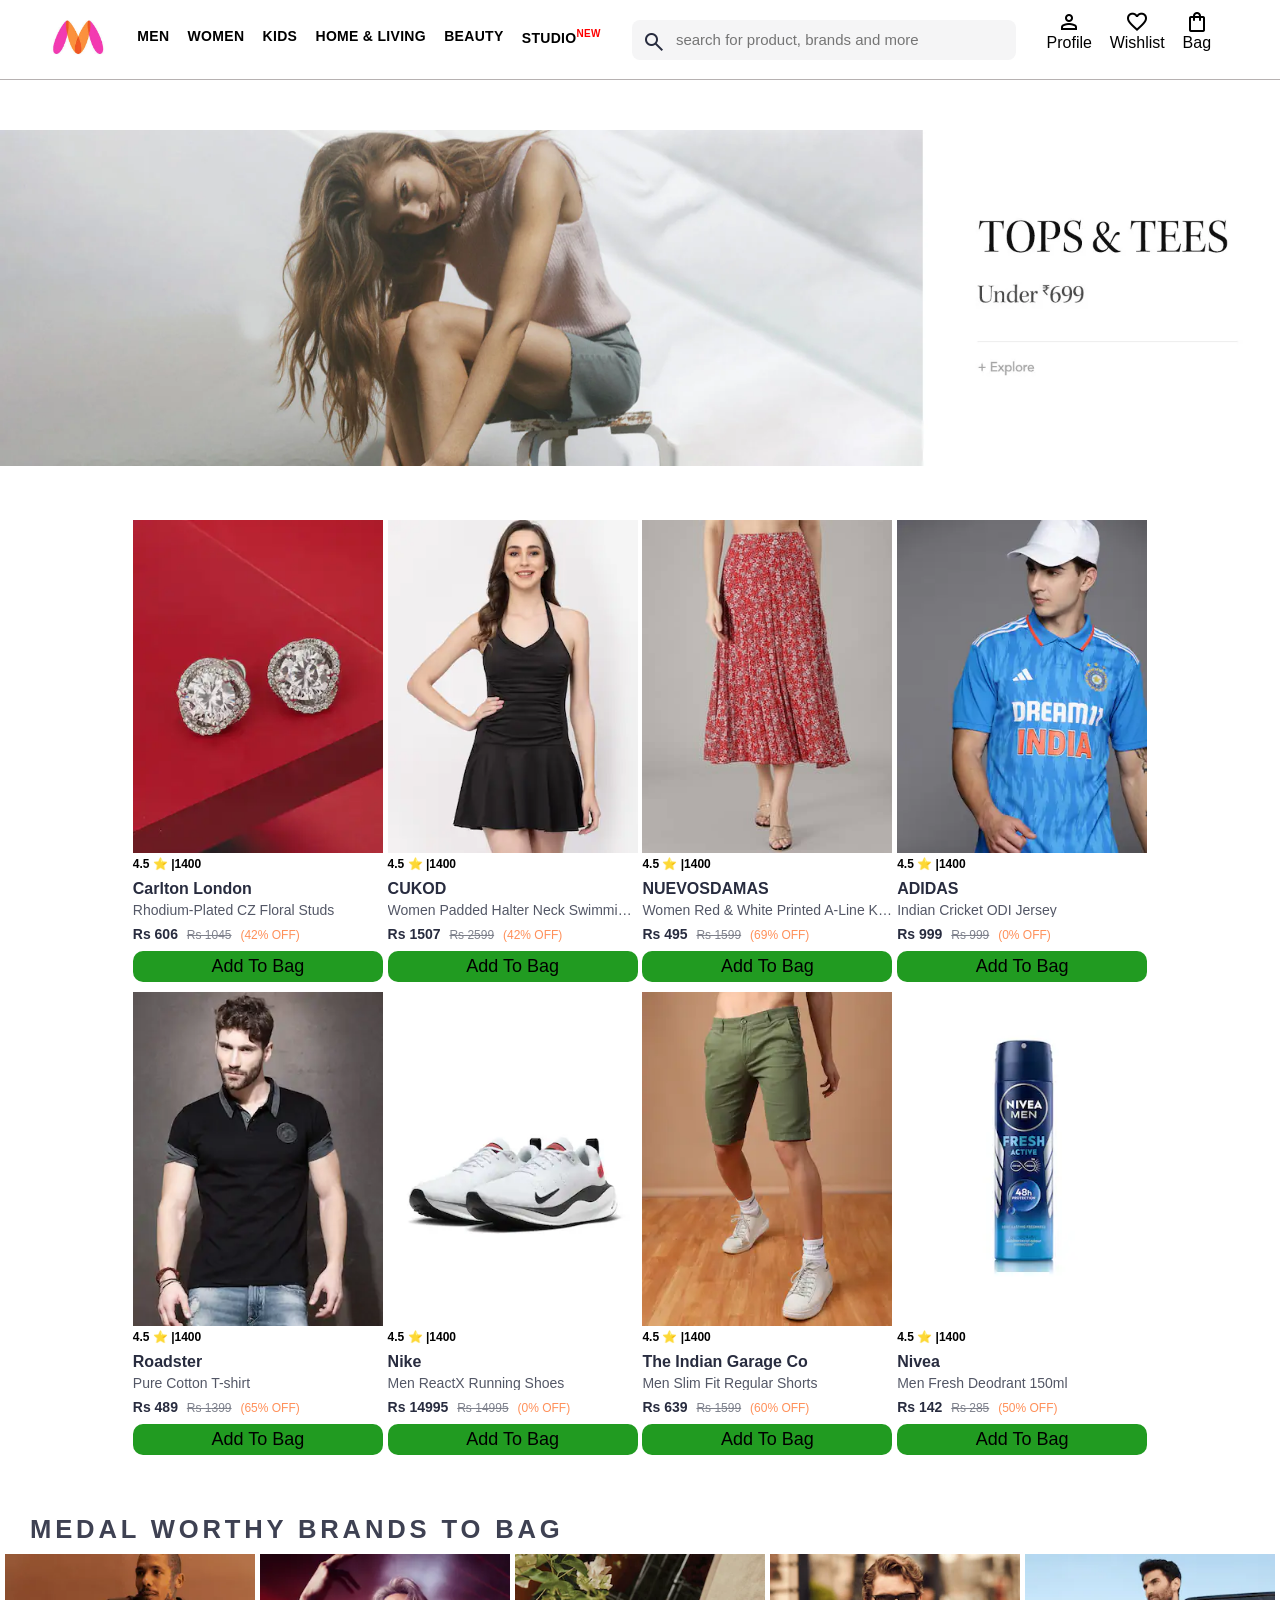
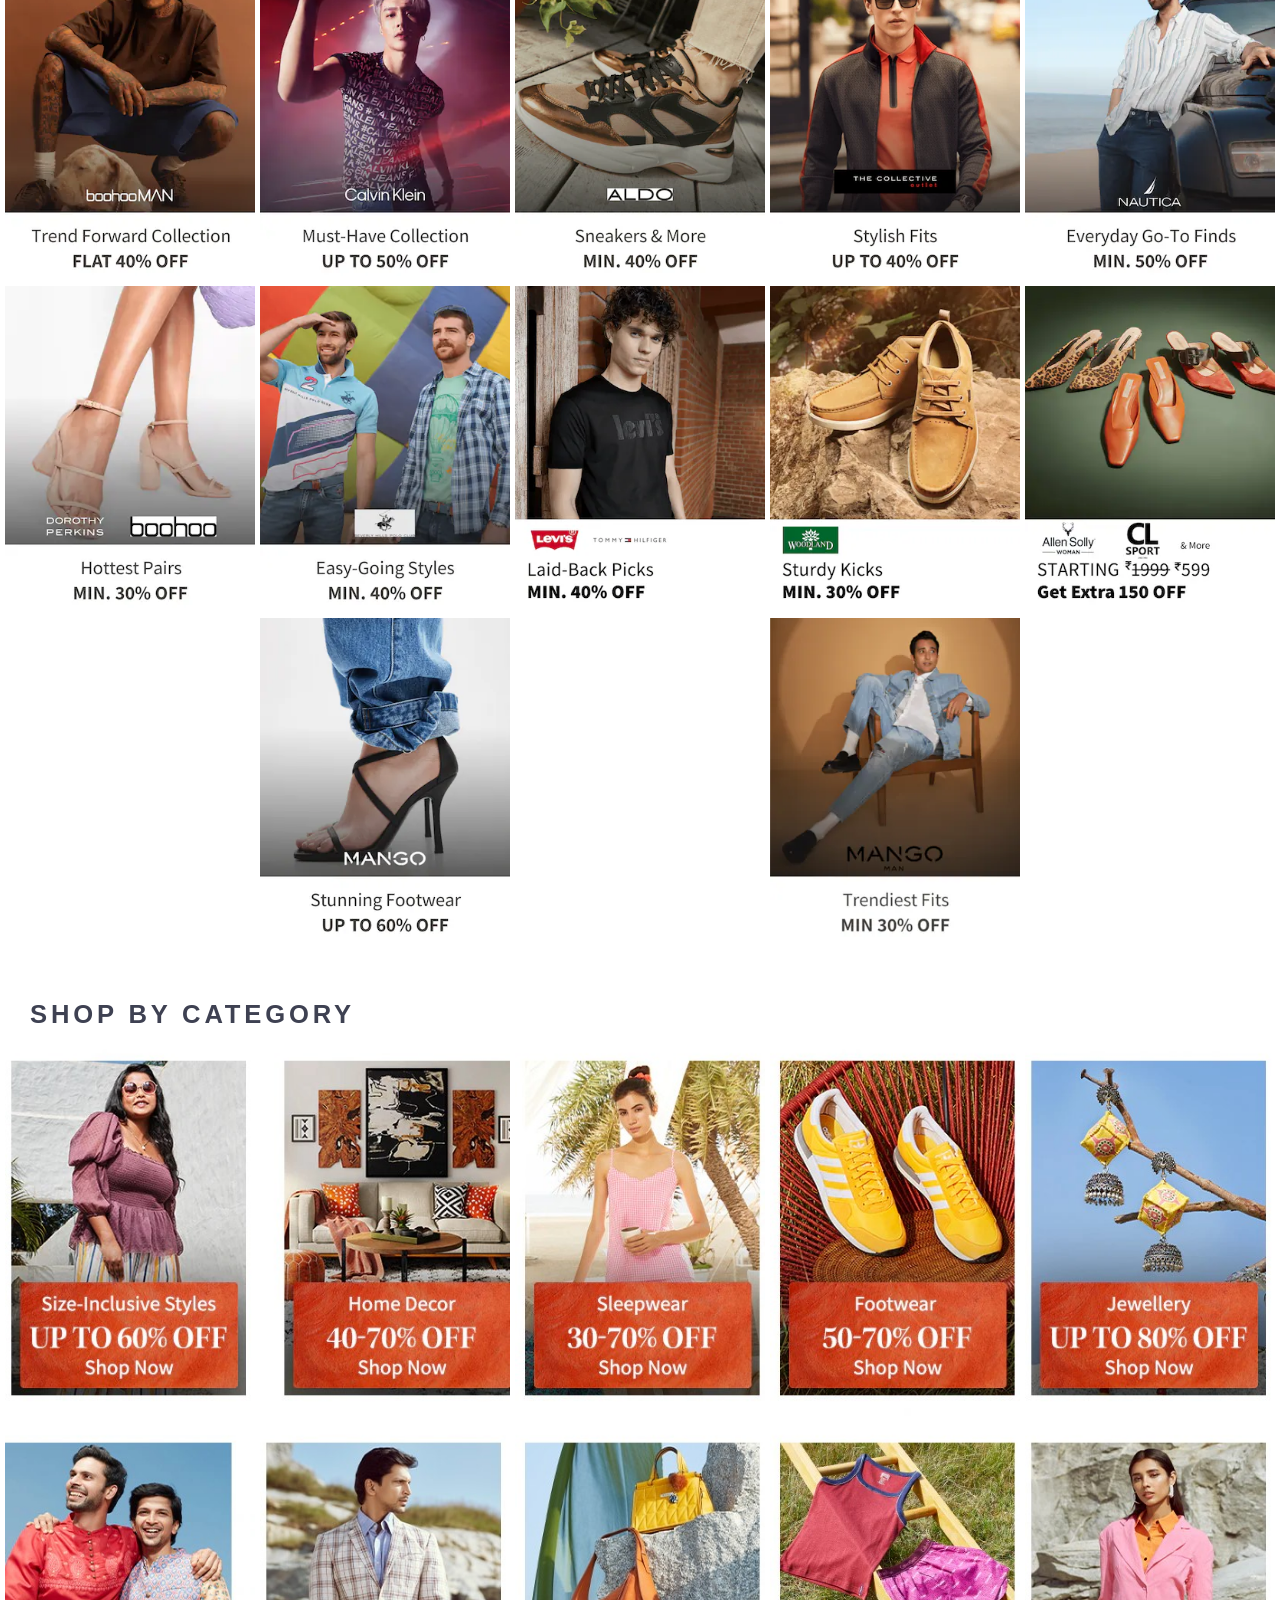
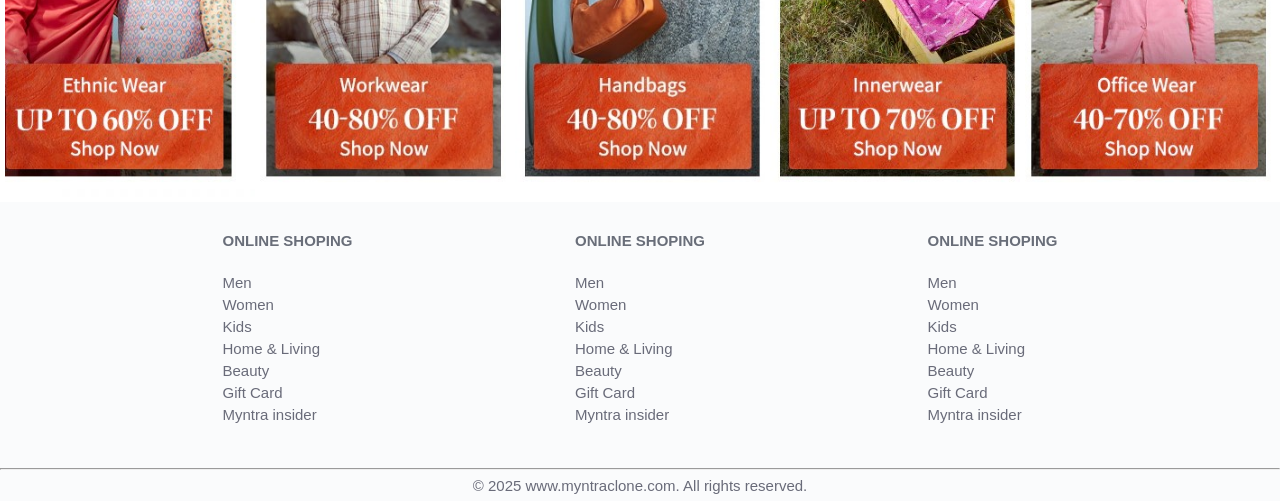
<file: index.html>
<!DOCTYPE html>
<html lang="en">
  <head>
    <meta charset="UTF-8" />
    <meta name="viewport" content="width=device-width, initial-scale=1.0" />
    <title>Myntra Clone</title>
    <link rel="stylesheet" href="CSS/style.css" />
    <link
      rel="stylesheet"
      href="https://fonts.googleapis.com/css2?family=Material+Symbols+Outlined:opsz,wght,FILL,GRAD@20..48,100..700,0..1,-50..200"
    />
  </head>
  <body>
    <header id="header_Container">
      <div class="logo_Container">
        <a href="index.html">
          <img
            class="Myntra_logo"
            src="Images/Myntra_icon.jpg"
            alt="Myntra_logo"
          />
        </a>
      </div>
      <nav class="nav_bar">
        <a href="#">Men</a>
        <a href="#">Women</a>
        <a href="#">Kids</a>
        <a href="#">Home & Living</a>
        <a href="#">Beauty</a>
        <a href="#">Studio<sup>New</sup></a>
      </nav>
      <div class="search_bar">
        <span class="material-symbols-outlined search_icon">search</span>
        <input
          class="search_input"
          placeholder="search for product, brands and more "
        />
      </div>
      <div class="action_bar">
        <div class="action_Container">
          <span class="material-symbols-outlined action_icon">person</span>
          <span class="action_name">Profile</span>
        </div>
        <div class="action_Container">
          <span class="material-symbols-outlined action_icon">favorite</span>
          <span class="action_name">Wishlist</span>
        </div>
        <a class="action_Container" href="pages/bag.html">
          <span class="material-symbols-outlined action_icon"
            >shopping_bag</span
          >
          <span class="action_name">Bag</span>
          <span class="bag-item-count">0</span>
        </a>
      </div>
    </header>
    <main>
      <div class="banner_container">
        <img class="banner_imag" src="Images/banner.jpg" alt="Main PNG" />
      </div>
      <div class="items-container"></div>
      <div class="category_heading">Medal Worthy Brands To Bag</div>
      <div class="category_item">
        <a href="#"
          ><img class="sale_item" src="Images/offer/1.png" alt=""
        /></a>
        <a href="#"
          ><img class="sale_item" src="Images/offer/2.png" alt=""
        /></a>
        <a href="#"
          ><img class="sale_item" src="Images/offer/3.png" alt=""
        /></a>
        <a href="#"
          ><img class="sale_item" src="Images/offer/4.png" alt=""
        /></a>
        <a href="#"
          ><img class="sale_item" src="Images/offer/5.png" alt=""
        /></a>
        <a href="#"
          ><img class="sale_item" src="Images/offer/6.png" alt=""
        /></a>
        <a href="#"
          ><img class="sale_item" src="Images/offer/7.png" alt=""
        /></a>
        <a href="#"
          ><img class="sale_item" src="Images/offer/8.png" alt=""
        /></a>
        <a href="#"
          ><img class="sale_item" src="Images/offer/9.png" alt=""
        /></a>
        <a href="#"
          ><img class="sale_item" src="Images/offer/10.png" alt=""
        /></a>
        <a href="#"
          ><img class="sale_item" src="Images/offer/11.png" alt=""
        /></a>
        <a href="#"
          ><img class="sale_item" src="Images/offer/12.png" alt=""
        /></a>
      </div>
      <div class="category_heading">Shop By Category</div>
      <div class="category_item">
        <a href="#"
          ><img class="sale_item" src="Images/category/1.jpg" alt=""
        /></a>
        <a href="#"
          ><img class="sale_item" src="Images/category/2.jpg" alt=""
        /></a>
        <a href="#"
          ><img class="sale_item" src="Images/category/3.jpg" alt=""
        /></a>
        <a href="#"
          ><img class="sale_item" src="Images/category/4.jpg" alt=""
        /></a>
        <a href="#"
          ><img class="sale_item" src="Images/category/5.jpg" alt=""
        /></a>
        <a href="#"
          ><img class="sale_item" src="Images/category/6.jpg" alt=""
        /></a>
        <a href="#"
          ><img class="sale_item" src="Images/category/7.jpg" alt=""
        /></a>
        <a href="#"
          ><img class="sale_item" src="Images/category/8.jpg" alt=""
        /></a>
        <a href="#"
          ><img class="sale_item" src="Images/category/9.jpg" alt=""
        /></a>
        <a href="#"
          ><img class="sale_item" src="Images/category/10.jpg" alt=""
        /></a>
      </div>
    </main>
    <footer>
      <div id="footer_container">
        <div class="footer_column">
          <h3>Online Shoping</h3>
          <a href="#">Men</a>
          <a href="#">Women</a>
          <a href="#">Kids</a>
          <a href="#">Home & Living</a>
          <a href="#">Beauty</a>
          <a href="#">Gift Card</a>
          <a href="#">Myntra insider</a>
        </div>
        <div class="footer_column">
          <h3>Online Shoping</h3>
          <a href="#">Men</a>
          <a href="#">Women</a>
          <a href="#">Kids</a>
          <a href="#">Home & Living</a>
          <a href="#">Beauty</a>
          <a href="#">Gift Card</a>
          <a href="#">Myntra insider</a>
        </div>
        <div class="footer_column">
          <h3>Online Shoping</h3>
          <a href="#">Men</a>
          <a href="#">Women</a>
          <a href="#">Kids</a>
          <a href="#">Home & Living</a>
          <a href="#">Beauty</a>
          <a href="#">Gift Card</a>
          <a href="#">Myntra insider</a>
        </div>
      </div>
      <hr>
      <div class="copyright">
        &#169 2025 www.myntraclone.com. All rights reserved.
      </div>
    </footer>
    <script src="data/items.js"></script>
    <script src="Script/index.js"></script>
  </body>
</html>
</file>
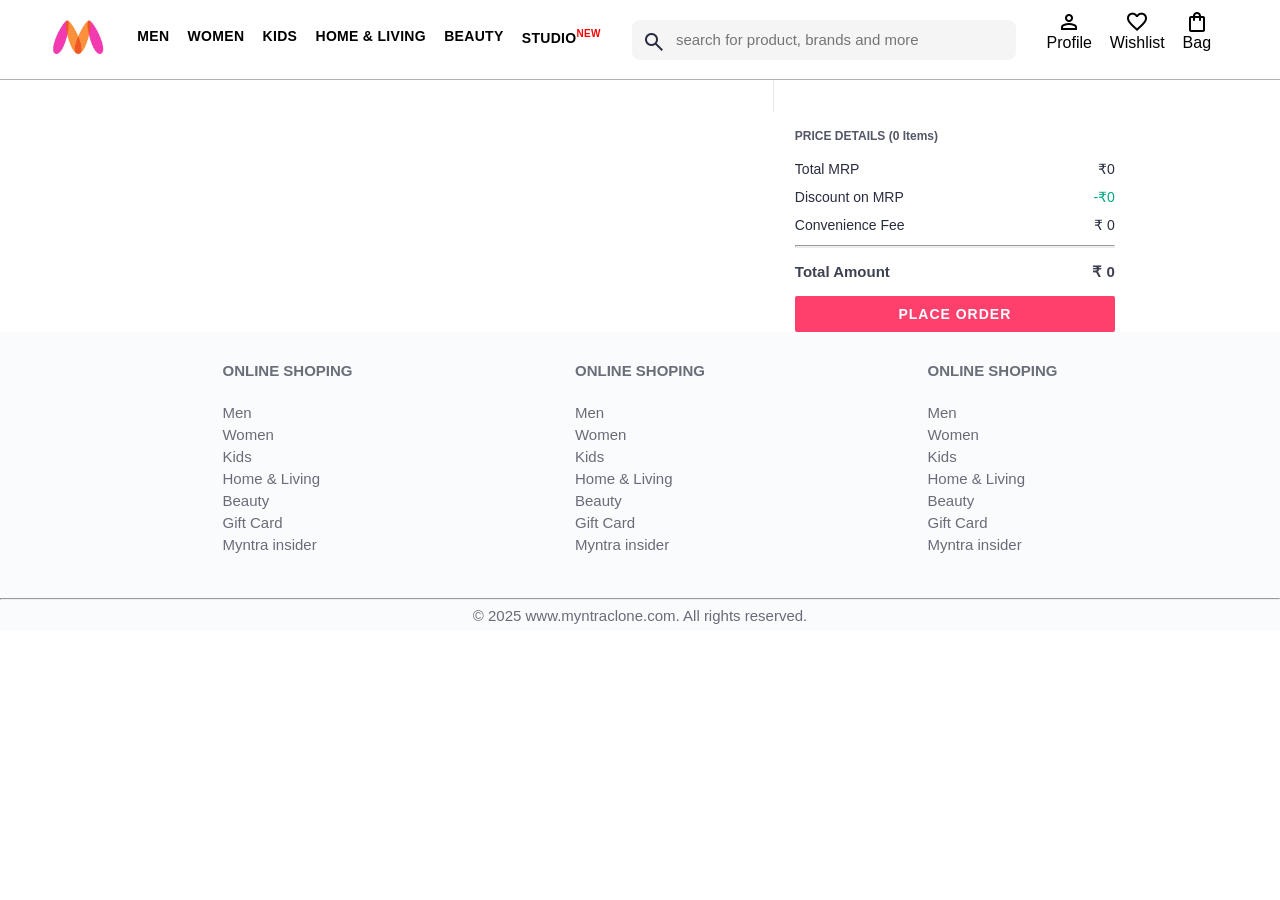
<file: pages/bag.html>
<!DOCTYPE html>
<html lang="en">
<head>
  <meta charset="UTF-8">
  <meta name="viewport" content="width=device-width, initial-scale=1.0">
  <link rel="stylesheet" href="../CSS/style.css">
  <link rel="stylesheet" href="../CSS/bag.css">
  <link
  rel="stylesheet"
  href="https://fonts.googleapis.com/css2?family=Material+Symbols+Outlined:opsz,wght,FILL,GRAD@20..48,100..700,0..1,-50..200"
  />  
  <title>Myntra Clone</title>
</head>
<body>
  <header id="header_Container">
    <div class="logo_Container">
      <a href="../index.html">
        <img
          class="Myntra_logo"
          src="../Images/Myntra_icon.jpg"
          alt="Myntra_logo"
        />
      </a>
    </div>
    <nav class="nav_bar">
      <a href="#">Men</a>
      <a href="#">Women</a>
      <a href="#">Kids</a>
      <a href="#">Home & Living</a>
      <a href="#">Beauty</a>
      <a href="#">Studio<sup>New</sup></a>
    </nav>
    <div class="search_bar">
      <span class="material-symbols-outlined search_icon">search</span>
      <input
        class="search_input"
        placeholder="search for product, brands and more "
      />
    </div>
    <div class="action_bar">
      <div class="action_Container">
        <span class="material-symbols-outlined action_icon">person</span>
        <span class="action_name">Profile</span>
      </div>
      <div class="action_Container">
        <span class="material-symbols-outlined action_icon">favorite</span>
        <span class="action_name">Wishlist</span>
      </div>
      <a class="action_Container" href="">
        <span class="material-symbols-outlined action_icon"
          >shopping_bag</span
        >
        <span class="action_name">Bag</span>
        <span class="bag-item-count">0</span>
      </a>
    </div>
  </header>
  <main>
    <div class="bag-page">
      <div class="bag-items-container">
      </div>
      <div class="bag-summary">
      </div>

    </div>
  </main>
  <footer>
    <div id="footer_container">
      <div class="footer_column">
        <h3>Online Shoping</h3>
        <a href="#">Men</a>
        <a href="#">Women</a>
        <a href="#">Kids</a>
        <a href="#">Home & Living</a>
        <a href="#">Beauty</a>
        <a href="#">Gift Card</a>
        <a href="#">Myntra insider</a>
      </div>
      <div class="footer_column">
        <h3>Online Shoping</h3>
        <a href="#">Men</a>
        <a href="#">Women</a>
        <a href="#">Kids</a>
        <a href="#">Home & Living</a>
        <a href="#">Beauty</a>
        <a href="#">Gift Card</a>
        <a href="#">Myntra insider</a>
      </div>
      <div class="footer_column">
        <h3>Online Shoping</h3>
        <a href="#">Men</a>
        <a href="#">Women</a>
        <a href="#">Kids</a>
        <a href="#">Home & Living</a>
        <a href="#">Beauty</a>
        <a href="#">Gift Card</a>
        <a href="#">Myntra insider</a>
      </div>
    </div>
    <hr>
    <div class="copyright">
      &#169 2025 www.myntraclone.com. All rights reserved.
    </div>
  </footer> 
  <script src="../data/items.js"></script>
  <script src="../Script/index.js"></script>
  <script src="../Script/bag.js"></script>
</body>
</html>
</file>
<file: CSS/style.css>
*{
  margin: 0;
  padding: 0;
  font-family: Assistant,-apple-system,BlinkMacSystemFont,Segoe UI,Roboto,Helvetica,Arial,sans-serif;
  box-sizing: border-box;
}
#header_Container{
  height: 80px;
  width: 100%;
  background-color: white;
  display: flex;
  justify-content: space-between;
  align-items: center;
  border-bottom: 1px solid #b6b1b1;
}
.Myntra_logo{
  height: 45px;
}
.logo_Container{
  margin-left: 4%;
}
.action_bar{
  margin-right: 4%;
}
.nav_bar{
  min-width: 500px;
  display: flex;
  justify-content: space-evenly;
}
.nav_bar a{
  font-size: 14px;
  letter-spacing: .3px;
  color: black;
  font-weight: 700;
  text-transform: uppercase;
  text-decoration: none;
  padding: 27px 0;
  border-bottom: 5px solid #ffffff;
}
.nav_bar a:hover{
  border-bottom: 5px solid #f54e77;
}
.nav_bar a sup{
  font-size: 10px;
  color: red;
}
.search_bar{
  height: 40px;
  min-width: 200px;
  width: 30%;
  display: flex;
  align-items: center;
}
.search_icon{
  box-sizing: content-box;
  background-color: #f5f5f6;
  height: 20px;
  padding: 10px;
  color: #282c3f;
  border-radius: 8px 0 0 8px;
}
.search_input{
  background-color: #f5f5f6;
  color: #696e79;
  flex-grow: 1;
  height: 40px;
  border-radius: 0 8px 8px 0;
  border: 0;
  font-size: 15px;
}
.action_bar{
  width: 200px;
  display: flex;
  justify-content: space-evenly;

}
.action_Container{
  display: flex;
  flex-direction: column;
  align-items: center;
  text-decoration: none;
  color: black;
}


/* Banner CSS Start */
.banner_container{
  margin: 50px 0 50px 0;
}
.banner_imag{
  width: 100%;
}
.category_heading{
  text-transform: uppercase;
  color: #3e4152;
  letter-spacing: .15em;
  font-size: 1.6em;
  margin: 50px 0 10px 30px;
  max-height: 5em;
  font-weight: 700;
}
.category_item{
  display: flex;
  flex-wrap: wrap;
  justify-content: space-evenly;
}
.sale_item{
  width: 250px;
}

/* Footer CSS Start */
#footer_container{
  padding: 30px 0px 40px 0px;
  background: #FAFBFC;
  display: flex;
  justify-content: space-evenly;
}
.footer_column{
  display: flex;
  flex-direction: column;
}
.footer_column h3{
  color: #696e79;
  text-transform: uppercase;
  font-size: 15px;
  margin-bottom: 25px;
}
.footer_column a{
  color: #696b79;
  text-decoration: none;
  font-size: 15px;
  padding-bottom: 5px;
}
.copyright{
  background: #FAFBFC;
  color: #696b79;
  font-size: 15px;
  display: flex;
  justify-content: space-evenly;
  padding: 7px 0;
}

.items-container{
  width: 80%;
  margin-left: 10%;
  display: flex;
  flex-wrap: wrap;
  justify-content: space-evenly;
}
.item-container{
  margin-bottom: 10px;
  width: 250px;
}
.item-img{
  width: 100%;
}
.rating{
  font-size: 12px;
  font-weight: 700;
}
.company-name{
  font-size: 16px;
  font-weight: 700;
  line-height: 1;
  color: #282c3f;
  margin-top: 10px;
  margin-bottom: 6px;
  overflow: hidden;
  text-overflow: ellipsis;
  white-space: nowrap;
}
.item-name{
  color: #535766;
  font-size: 14px;
  line-height: 1;
  margin-top: 0;
  margin-bottom: 0;
  overflow: hidden;
  text-overflow: ellipsis;
  white-space: nowrap;
  font-weight: 400;
  display: block;
}
.price{
  margin-top: 10px;
  font-size: 14px;
  line-height: 15px;
  color: #282c3f;
  white-space: nowrap;
}
.current-price{
  font-size: 14px;
  font-weight: 700;
  color: #282c3f;
}
.original-price{
  text-decoration: line-through;
  color: #7e818c;
  font-weight: 400;
  margin-left: 5px;
  font-size: 12px;
}
.discount{
  color: #ff905a;
  font-weight: 400;
  font-size: 12px;
  margin-left: 5px;
}
.btn-bag-cart{
  margin-top: 8px;
  width: 100%;
  font-size: 18px;
  background-color: rgb(33, 155, 33);
  border: none;
  border-radius: 10px;
  padding: 5px 15px;
  cursor: pointer;
}
.bag-item-count{
  background-color: #f16565;
  white-space: nowrap;
  text-align: center;
  line-height: 18px;
  padding: 0 6px;
  height: 18px;
  position: relative;
  border-radius: 50%;
  font-size: 12px;
  color: #ffffff;
  left: 13px;
  top: -44px;
  font-weight: 700;
  cursor: pointer;
}
</file>
<file: CSS/bag.css>
.bag-items-container {
  display: inline-block;
  width: 64%;
  padding-right: 20px;
  border-right: 1px solid #eaeaec;
  padding-top: 32px;
  color: #282c3f;
  font-size: 13px;
  line-height: 1.42857143;
}

.bag-page {
  width: 75%;
  margin-left: 12.5%;
}

.bag-summary {
  vertical-align: top;
  display: inline-block;
  width: 35%;
  padding: 24px 0 0 16px;
  color: #282c3f;
  font-size: 13px;
  line-height: 1.42857143;
}

.bag-details-container {
  margin-bottom: 16px;
}

.price-header {
  font-size: 12px;
  font-weight: 700;
  margin: 24px 0 16px;
  color: #535766;
}

.price-item {
  margin-bottom: 12px;
  line-height: 16px;
  font-size: 14px;
  color: #282c3f;
}

.price-item-value {
  float: right;
}

.priceDetail-base-discount {
  color: #03a685;
}

.price-footer {
  font-weight: 700;
  font-size: 15px;
  padding-top: 16px;
  border-top: 1px solid #eaeaec;
  color: #3e4152;
  line-height: 16px;
}

.btn-place-order {
  width: 100%;
  letter-spacing: 1px;
  font-size: 14px;
  font-weight: 600;
  border-radius: 2px;
  border-width: 0px;
  padding: 10px 16px;
  background-color: rgb(255, 63, 108);
  color: rgb(255, 255, 255);
  cursor: pointer;
}

.bag-item-container {
  margin-bottom: 8px;
  background: #fff;
  font-size: 14px;
  border: 1px solid #eaeaec;
  border-radius: 4px;
  position: relative;
  padding: 12px 12px 0;
}

.item-left-part {
  position: absolute;
  background: rgb(255, 242, 223);
  height: 148px;
  width: 111px;
}

.item-right-part {
  padding-left: 12px;
  position: relative;
  min-height: 148px;
  margin-left: 111px;
  margin-bottom: 12px;
}

.bag-item-img {
  width: 100%;
}

.return-period {
  display: inline-flex;
  font-size: 14px;
  padding-top: 8px;
}

.return-period-days {
  font-weight: 700;
  margin-right: 4px;
}

.delivery-details {
  margin-top: 5px;
  color: #282c3f;
  font-size: 12px;
  letter-spacing: -.1px;
  margin-bottom: 8px;
  line-height: 15px;
}

.delivery-details-days {
  color: #03a685;
}

.remove-from-cart {
  position: absolute;
  font-size: 25px;
  top: 10px;
  right: 18px;
  width: 14px;
  height: 14px;
  cursor: pointer;
}
</file>
